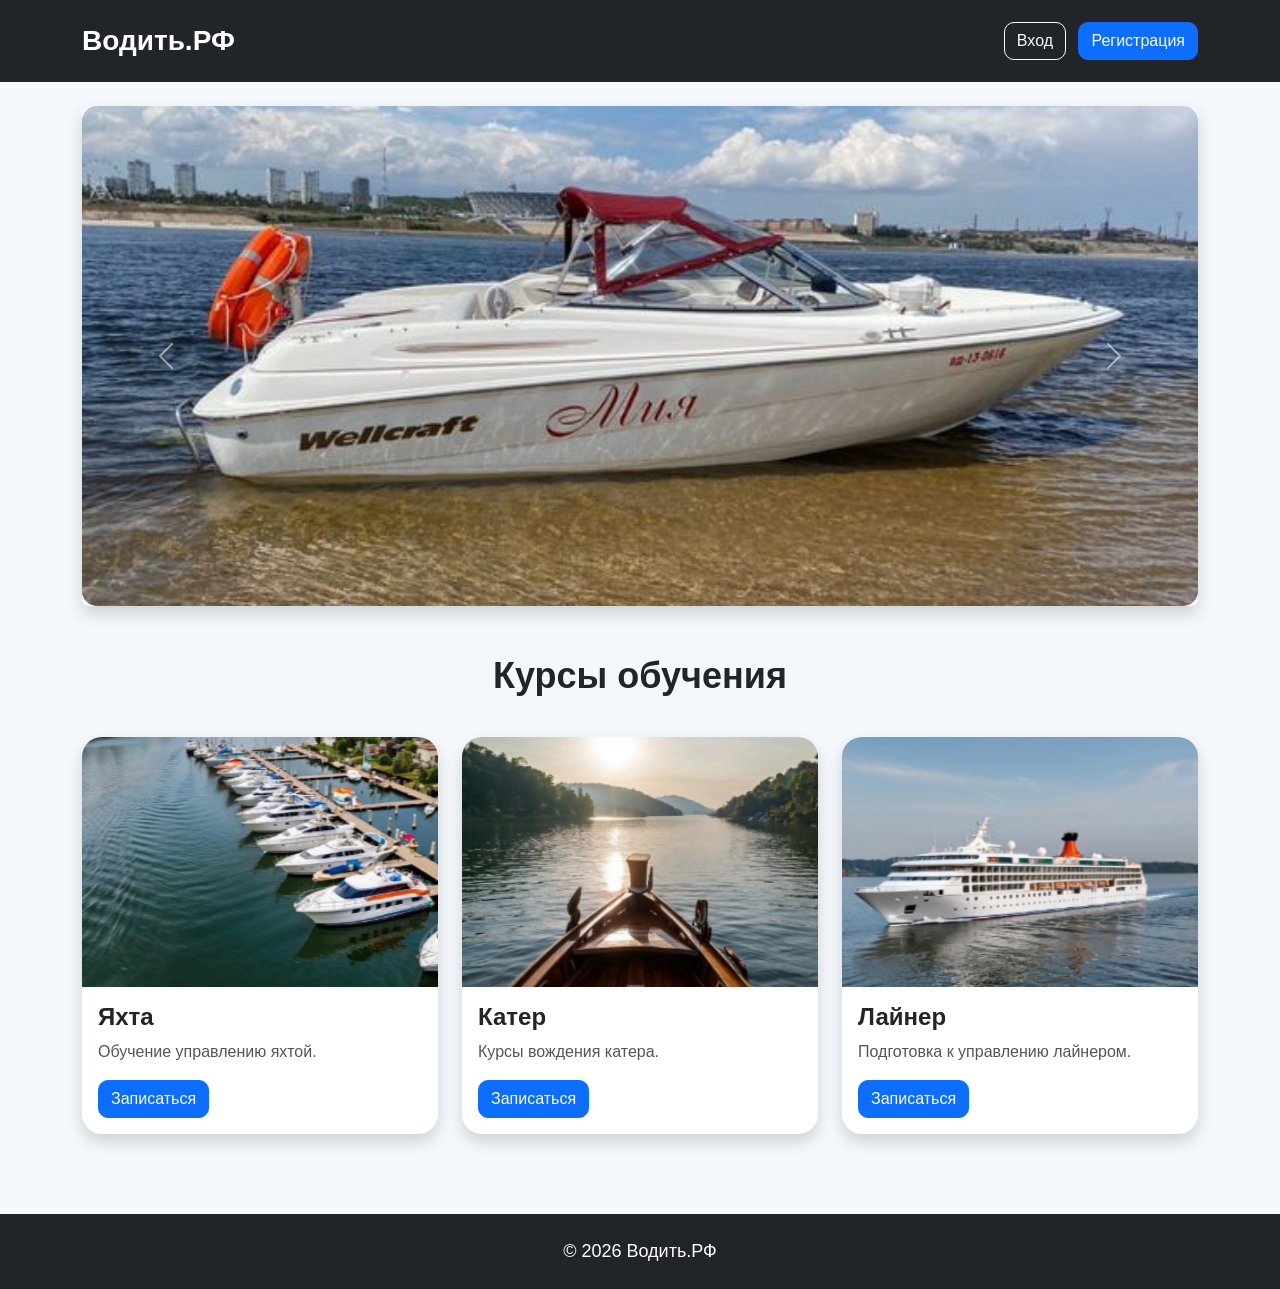
<file: design2/index.html>
<!DOCTYPE html>
<html lang="ru">
<head>
<meta charset="UTF-8">
<meta name="viewport"
      content="width=device-width, initial-scale=1.0">
<title>Водить.РФ</title>
<link href="lib/bootstrap.min.css" rel="stylesheet">
<link rel="stylesheet" href="style.css">
</head>
<body>
<!-- NAVBAR -->
<nav class="navbar navbar-expand-lg navbar-dark bg-dark">
<div class="container">
<a class="navbar-brand" href="#">
Водить.РФ
</a>
<div>
<a href="login.html"
   class="btn btn-outline-light me-2">
Вход
</a>
<a href="register.html"
   class="btn btn-primary">
Регистрация
</a>
</div>
</div>
</nav>
<!-- SLIDER -->
<div class="container mt-4">
<div id="mainSlider"
     class="carousel slide"
     data-bs-ride="carousel">
<div class="carousel-inner rounded shadow">
<div class="carousel-item active"
     data-bs-interval="3000">
<img src="images/67be0e9604c2fe619a95ca87.jpg"
     class="d-block w-100 slider-img">
</div>
<div class="carousel-item"
     data-bs-interval="3000">
<img src="images/658aad453358fbce48a7b97f.jpg"
     class="d-block w-100 slider-img">
</div>
<div class="carousel-item"
     data-bs-interval="3000">
<img src="images/5946dd94900ba9b56b0d52c88fff9d0d.jpg"
     class="d-block w-100 slider-img">
</div>
<div class="carousel-item"
     data-bs-interval="3000">
<img src="images/64536aafe5a415045ada8c4a.jpg"
     class="d-block w-100 slider-img">
</div>
</div>
<button class="carousel-control-prev"
        type="button"
        data-bs-target="#mainSlider"
        data-bs-slide="prev">
<span class="carousel-control-prev-icon"></span>
</button>
<button class="carousel-control-next"
        type="button"
        data-bs-target="#mainSlider"
        data-bs-slide="next">
<span class="carousel-control-next-icon"></span>
</button>
</div>
</div>
<!-- COURSES -->
<div class="container mt-5">
<h2 class="text-center section-title">
Курсы обучения
</h2>
<div class="row g-4">
<div class="col-md-4">
<div class="card shadow h-100">
<img src="images/yacht.png"
     class="card-img-top course-img">
<div class="card-body">
<h5 class="card-title">
Яхта
</h5>
<p class="card-text">
Обучение управлению яхтой.
</p>
<a href="register.html"
   class="btn btn-primary">
Записаться
</a>
</div>
</div>
</div>
<div class="col-md-4">
<div class="card shadow h-100">
<img src="images/cater.png"
     class="card-img-top course-img">
<div class="card-body">
<h5 class="card-title">
Катер
</h5>
<p class="card-text">
Курсы вождения катера.
</p>
<a href="register.html"
   class="btn btn-primary">
Записаться
</a>
</div>
</div>
</div>
<div class="col-md-4">
<div class="card shadow h-100">
<img src="images/lainer.png"
     class="card-img-top course-img">
<div class="card-body">
<h5 class="card-title">
Лайнер
</h5>
<p class="card-text">
Подготовка к управлению лайнером.
</p>
<a href="register.html"
   class="btn btn-primary">
Записаться
</a>
</div>
</div>
</div>
</div>
</div>
<!-- FOOTER -->
 <footer class="bg-dark text-white text-center p-4">
© 2026 Водить.РФ
</footer>
<script src="lib/bootstrap.bundle.min.js"></script>
</body>
</html>
</file>
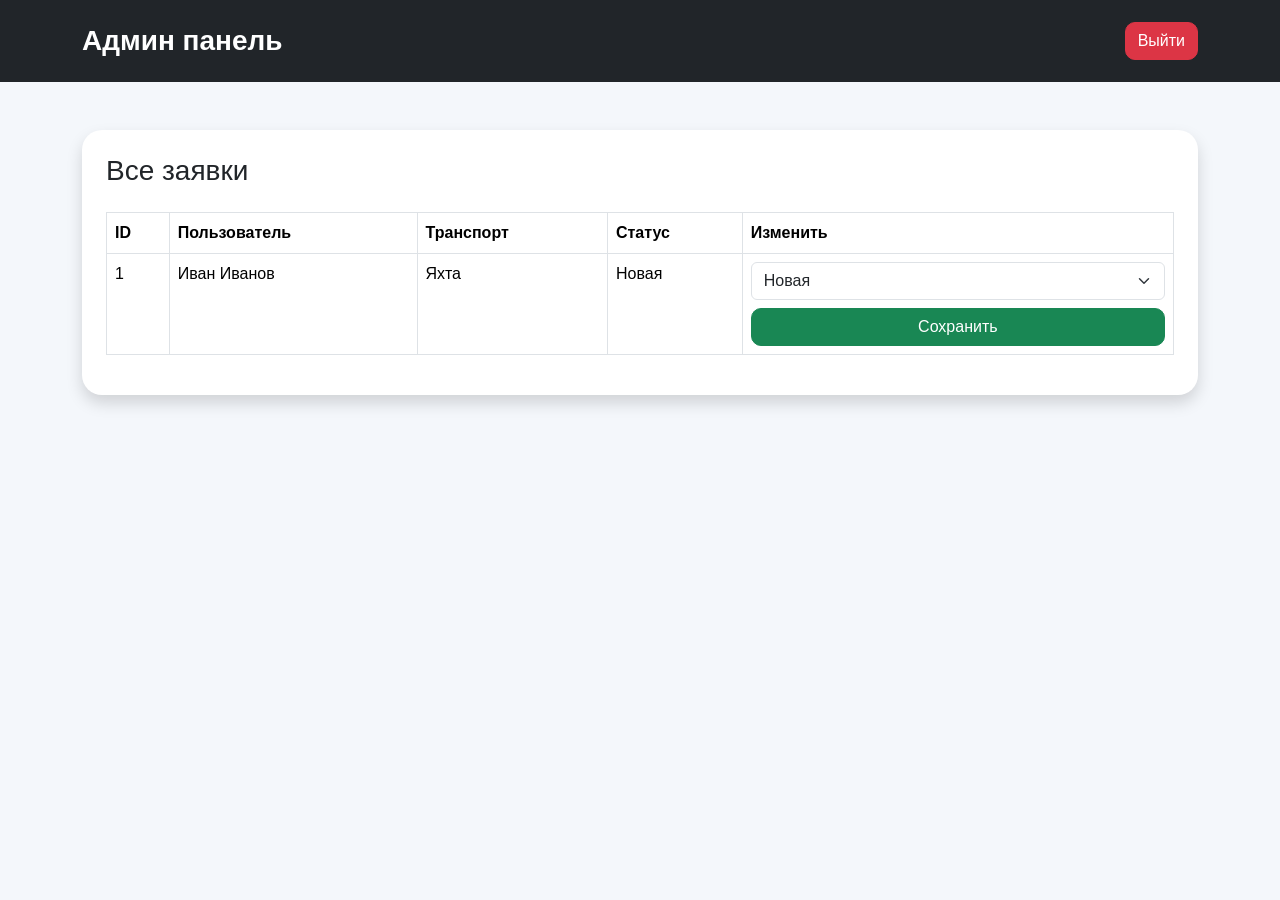
<file: design2/admin.html>
<!DOCTYPE html>
<html lang="ru">
<head>
<meta charset="UTF-8">
<meta name="viewport" content="width=device-width, initial-scale=1.0">
<title>Админ панель</title>
<link href="lib/bootstrap.min.css" rel="stylesheet">
<link rel="stylesheet" href="style.css">
</head>
<body>
<nav class="navbar navbar-expand-lg navbar-dark bg-dark">
<div class="container">
<a class="navbar-brand" href="#">
Админ панель
</a>
<a href="#" class="btn btn-danger">
Выйти
</a>
</div>
</nav>
<div class="container mt-5">
<div class="card shadow p-4">
<h3 class="mb-4">
Все заявки
</h3>
<div class="table-responsive">
    <table class="table table-bordered table-hover">
<tr>
<th>ID</th>
<th>Пользователь</th>
<th>Транспорт</th>
<th>Статус</th>
<th>Изменить</th>
</tr>
<tr>
<td>1</td>
<td>Иван Иванов</td>
<td>Яхта</td>
<td>Новая</td>
<td>
<select class="form-select mb-2">
<option>Новая</option>
<option>Идет обучение</option>
<option>Обучение завершено</option>
</select>
<button class="btn btn-success w-100">
Сохранить
</button>
</td>
</tr>
</table>
</div>
</div>
</div>
<script src="lib/bootstrap.bundle.min.js"></script>
</body>
</html>
</file>
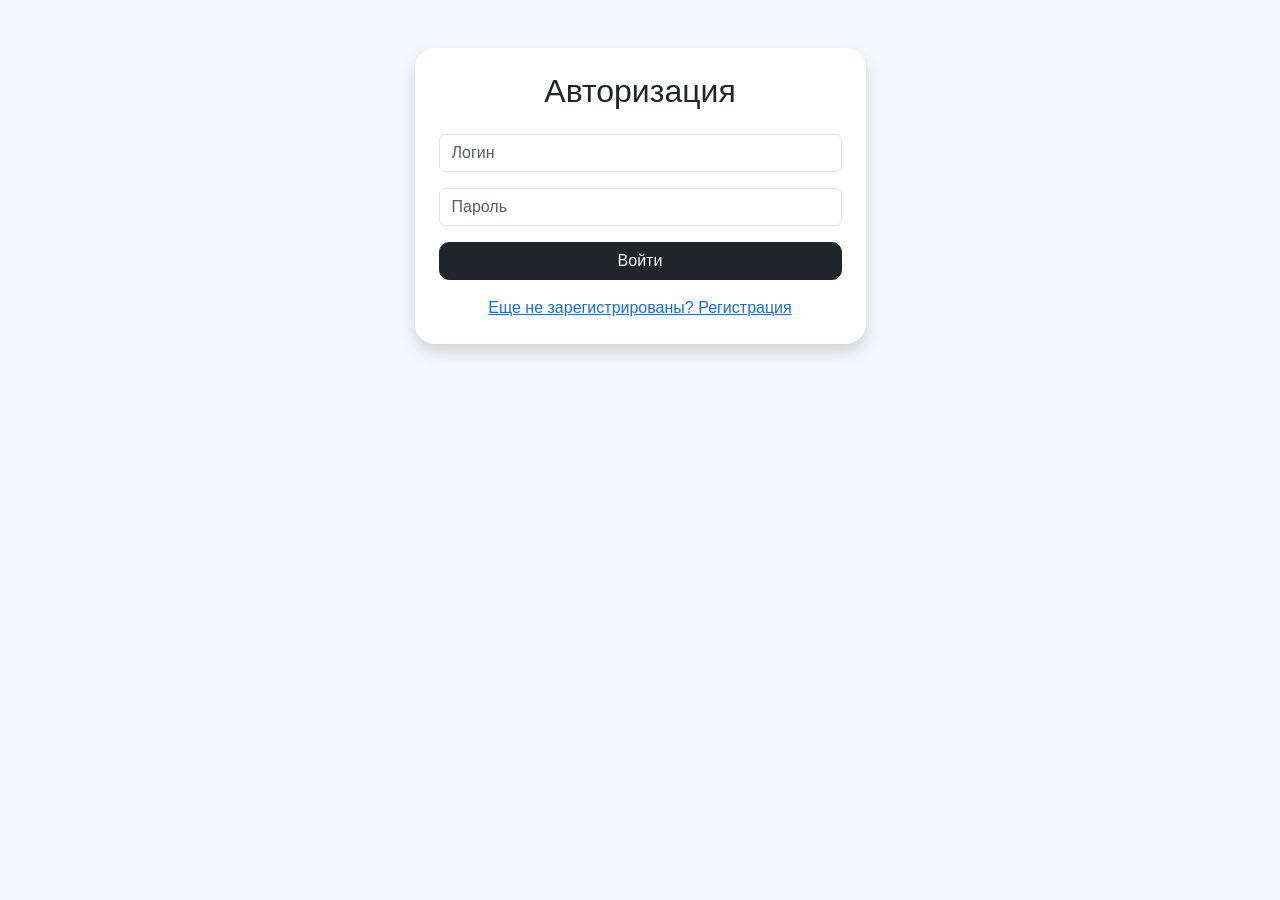
<file: design2/login.html>
<!DOCTYPE html>
<html lang="ru">
<head>
<meta charset="UTF-8">
<meta name="viewport" content="width=device-width, initial-scale=1.0">
<title>Авторизация</title>
<link href="lib/bootstrap.min.css" rel="stylesheet">
<link rel="stylesheet" href="style.css">
</head>
<body>
<div class="container mt-5">
<div class="row justify-content-center">
<div class="col-md-5">
<div class="card shadow p-4">
<h2 class="text-center mb-4">
Авторизация
</h2>
<form>
<input type="text"
class="form-control mb-3"
placeholder="Логин">
<input type="password"
class="form-control mb-3"
placeholder="Пароль">
<button class="btn btn-dark w-100">
Войти
</button>
</form>
<div class="text-center mt-3">
<a href="register.html">
Еще не зарегистрированы?
Регистрация
</a>
</div>
</div>
</div>
</div>
</div>
<script src="lib/bootstrap.bundle.min.js"></script>
</body>
</html>
</file>
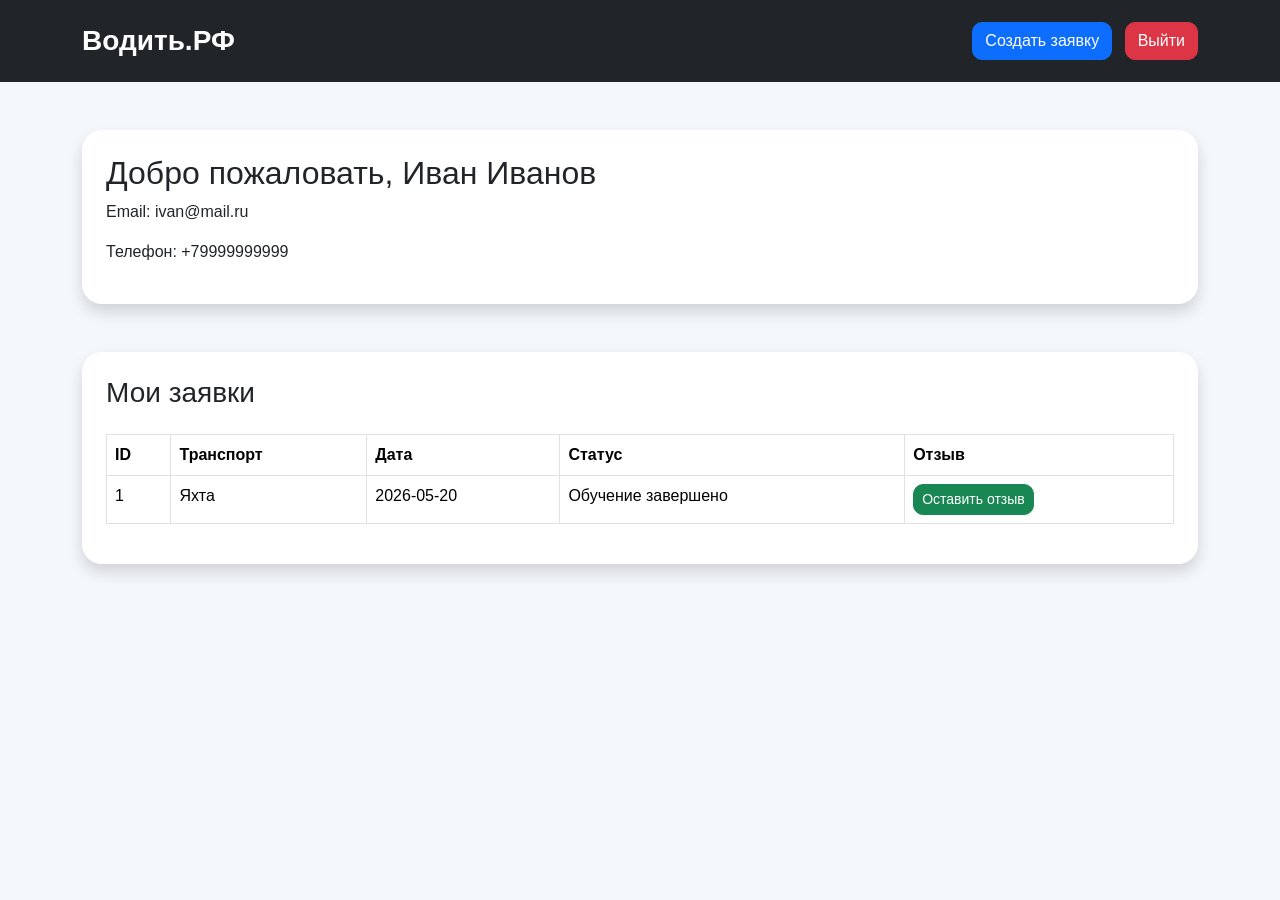
<file: design2/profile.html>
<!DOCTYPE html>
<html lang="ru">
<head>
<meta charset="UTF-8">
<meta name="viewport" content="width=device-width, initial-scale=1.0">
<title>Личный кабинет</title>
<link href="lib/bootstrap.min.css" rel="stylesheet">
<link rel="stylesheet" href="style.css">
</head>
<body>
<nav class="navbar navbar-expand-lg navbar-dark bg-dark">
<div class="container">
<a class="navbar-brand" href="#">
Водить.РФ
</a>
<div>
<a href="#" class="btn btn-primary me-2">
Создать заявку
</a>
<a href="#" class="btn btn-danger">
Выйти
</a>
</div>
</div>
</nav>
<div class="container mt-5">
<div class="card shadow p-4 mb-5">
<h2>
Добро пожаловать, Иван Иванов
</h2>
<p>Email: ivan@mail.ru</p>
<p>Телефон: +79999999999</p>
</div>
<div class="card shadow p-4">
<h3 class="mb-4">
Мои заявки
</h3>
<div class="table-responsive">
<table class="table table-bordered">
<tr>
<th>ID</th>
<th>Транспорт</th>
<th>Дата</th>
<th>Статус</th>
<th>Отзыв</th>
</tr>
<tr>
<td>1</td>
<td>Яхта</td>
<td>2026-05-20</td>
<td>Обучение завершено</td>
<td>
<button class="btn btn-success btn-sm">
Оставить отзыв
</button>
</td>
</tr>
</table>
</div>
</div>
</div>
<script src="lib/bootstrap.bundle.min.js"></script>
</body>
</html>
</file>
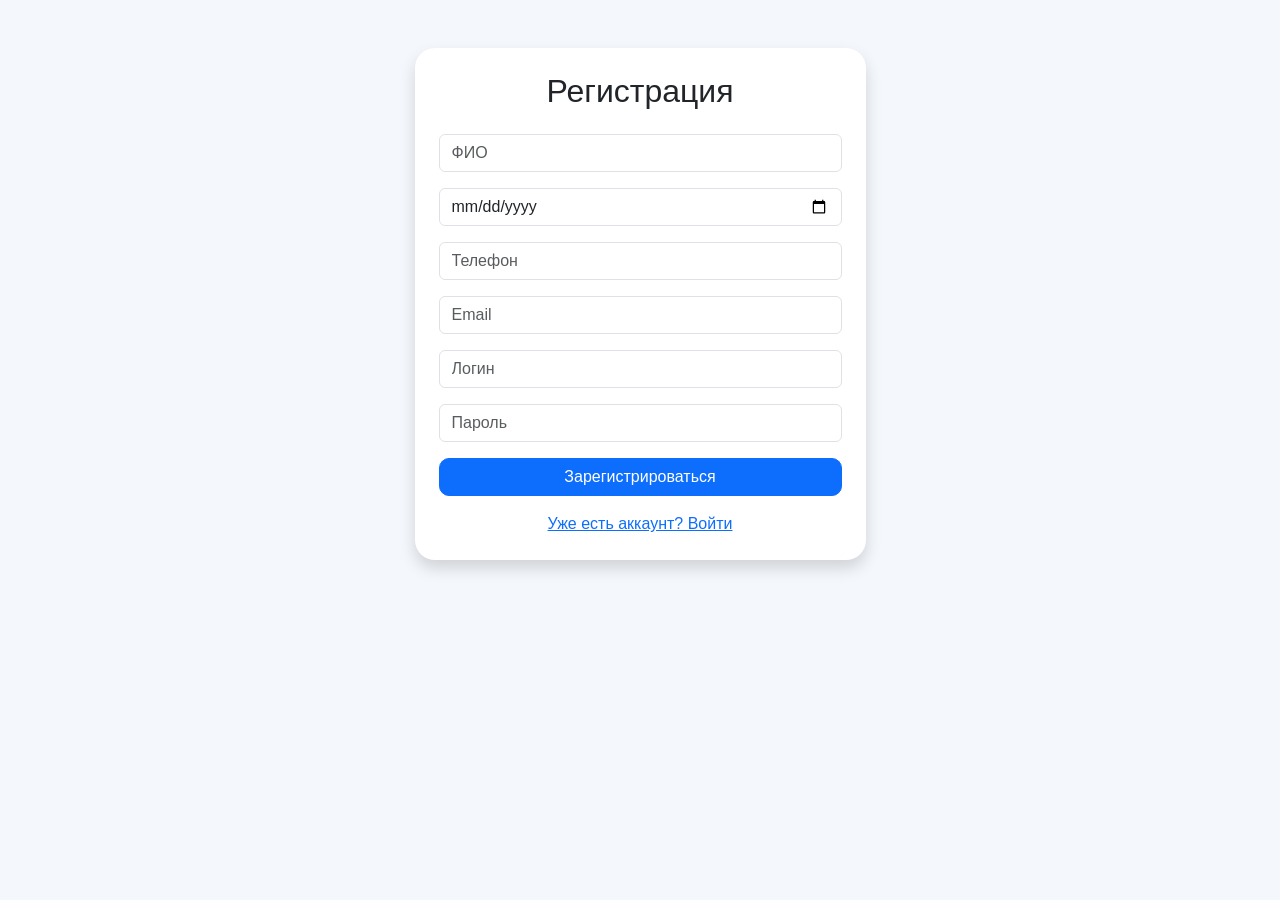
<file: design2/register.html>
<!DOCTYPE html>
<html lang="ru">
<head>
<meta charset="UTF-8">
<meta name="viewport" content="width=device-width, initial-scale=1.0">
<title>Регистрация</title>
<link href="lib/bootstrap.min.css" rel="stylesheet">
<link rel="stylesheet" href="style.css">
</head>
<body>
<div class="container mt-5">
<div class="row justify-content-center">
<div class="col-md-5">
<div class="card shadow p-4">
<h2 class="text-center mb-4">
Регистрация
</h2>
<form>
<input type="text"
class="form-control mb-3"
placeholder="ФИО">
<input type="date"
class="form-control mb-3">
<input type="text"
class="form-control mb-3"
placeholder="Телефон">
<input type="email"
class="form-control mb-3"
placeholder="Email">
<input type="text"
class="form-control mb-3"
placeholder="Логин">
<input type="password"
class="form-control mb-3"
placeholder="Пароль">
<button class="btn btn-primary w-100">
Зарегистрироваться
</button>
</form>
<div class="text-center mt-3">
<a href="login.html">
Уже есть аккаунт? Войти
</a>
</div>
</div>
</div>
</div>
</div>
<script src="lib/bootstrap.bundle.min.js"></script>
</body>
</html>
</file>
<file: design2/style.css>
body{
    background:#f4f7fb;
    font-family:Arial,sans-serif;
}
/* navbar */
.navbar{
    padding:15px 0;
}
.navbar-brand{
    font-size:28px;
    font-weight:bold;
}
/* slider */
.slider-img{
    height:500px;
    object-fit:cover;
    border-radius:15px;
}
/* titles */
.section-title{
    font-size:36px;
    font-weight:bold;
    margin-bottom:40px;
}
/* cards */
.card{
    border:none;
    border-radius:20px;
    overflow:hidden;
    transition:0.3s;
}
.card:hover{
    transform:translateY(-8px);
}
.course-img{
    height:250px;
    object-fit:cover;
}
.card-title{
    font-size:24px;
    font-weight:bold;
}
.card-text{
    color:#555;
}
/* buttons */
.btn{
    border-radius:10px;
    transition:0.3s;
}
.btn:hover{
    transform:scale(1.03);
}
/* footer */
footer{
    margin-top:80px;
    font-size:18px;
}
/* mobile */
@media(max-width:390px){
    .slider-img{
        height:220px;
    }
    .course-img{
        height:180px;
    }
    .section-title{
        font-size:26px;
    }
    .navbar-brand{
        font-size:22px;
    }
}
</file>
